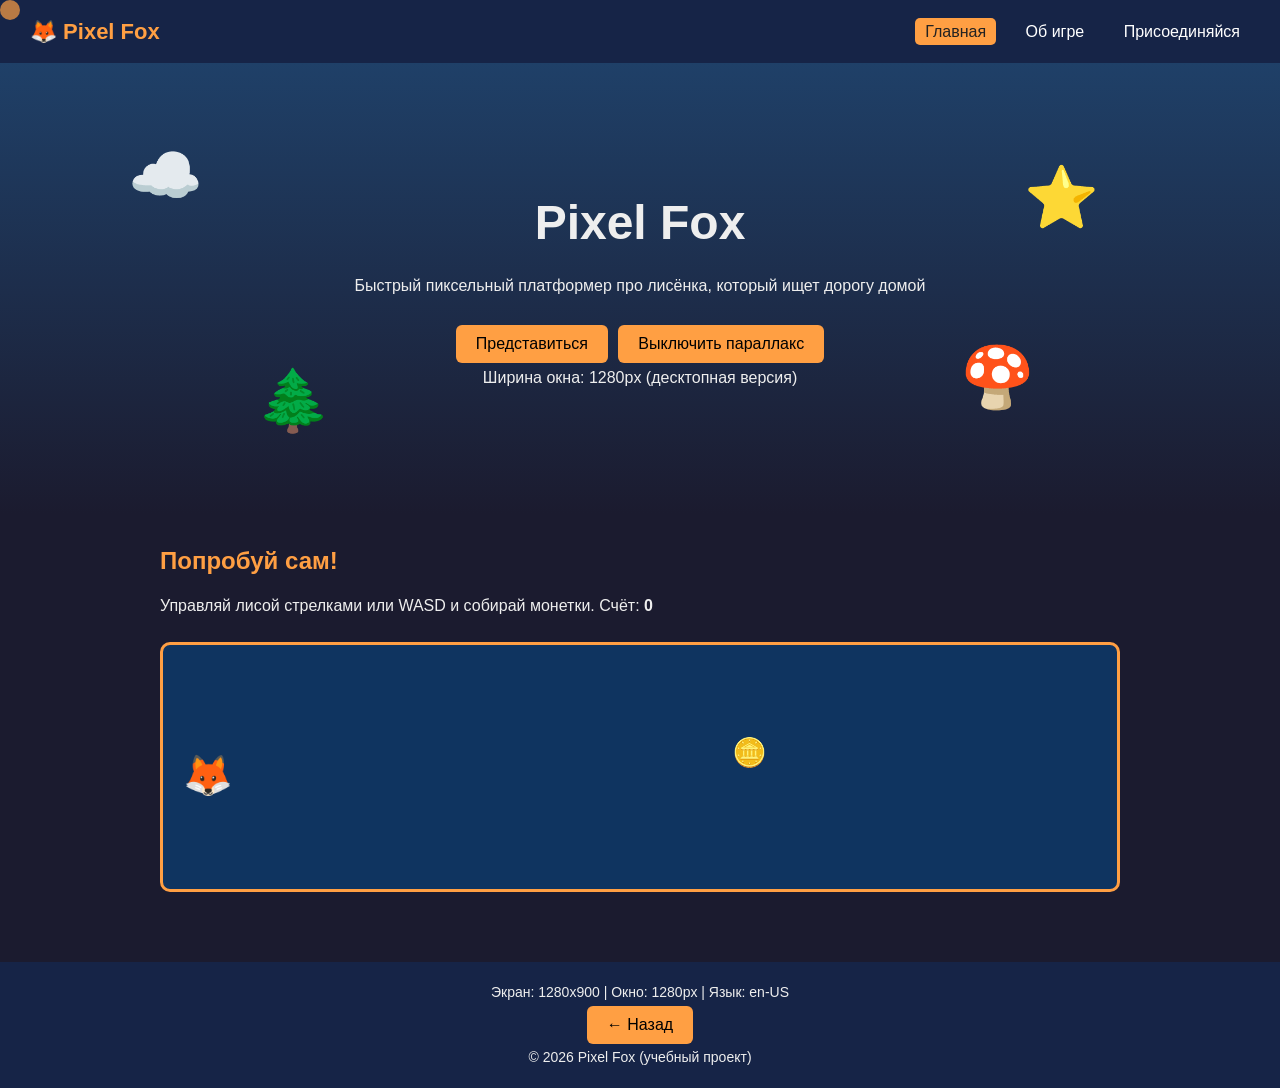
<file: index.html>
<!DOCTYPE html>
<html lang="ru">
<head>
  <meta charset="UTF-8">
  <meta name="viewport" content="width=device-width, initial-scale=1.0">
  <title>Pixel Fox — главная</title>
  <link rel="stylesheet" href="css/style.css">
</head>
<body>
  <!-- кружок, который бегает за мышкой -->
  <div id="follower"></div>

  <header>
    <div class="logo">🦊 Pixel Fox</div>
    <nav>
      <a href="index.html">Главная</a>
      <a href="about.html">Об игре</a>
      <a href="join.html">Присоединяйся</a>
    </nav>
  </header>

  <section class="hero" id="hero">
    <!-- слои для параллакса, data-speed - насколько сильно двигается слой -->
    <div class="layer" data-speed="20" style="left:10%; top:15%;">☁️</div>
    <div class="layer" data-speed="40" style="left:80%; top:20%;">⭐</div>
    <div class="layer" data-speed="60" style="left:20%; top:65%;">🌲</div>
    <div class="layer" data-speed="80" style="left:75%; top:60%;">🍄</div>

    <div class="hero-text">
      <h1>Pixel Fox</h1>
      <p>Быстрый пиксельный платформер про лисёнка, который ищет дорогу домой</p>
      <br>
      <button id="nameBtn">Представиться</button>
      <button id="parallaxBtn">Выключить параллакс</button>
      <p id="hello"></p>
      <p id="modeText"></p>
    </div>
  </section>

  <div class="container">
    <h2>Попробуй сам!</h2>
    <p>Управляй лисой стрелками или WASD и собирай монетки. Счёт: <b id="score">0</b></p>
    <br>
    <div class="arena" id="arena">
      <div id="coin" class="coin">🪙</div>
      <div id="fox">🦊</div>
    </div>
  </div>

  <footer>
    <p id="info"></p>
    <button id="backBtn">← Назад</button>
    <p>© 2026 Pixel Fox (учебный проект)</p>
  </footer>

  <script src="js/common.js"></script>
  <script src="js/main.js"></script>
</body>
</html>
</file>
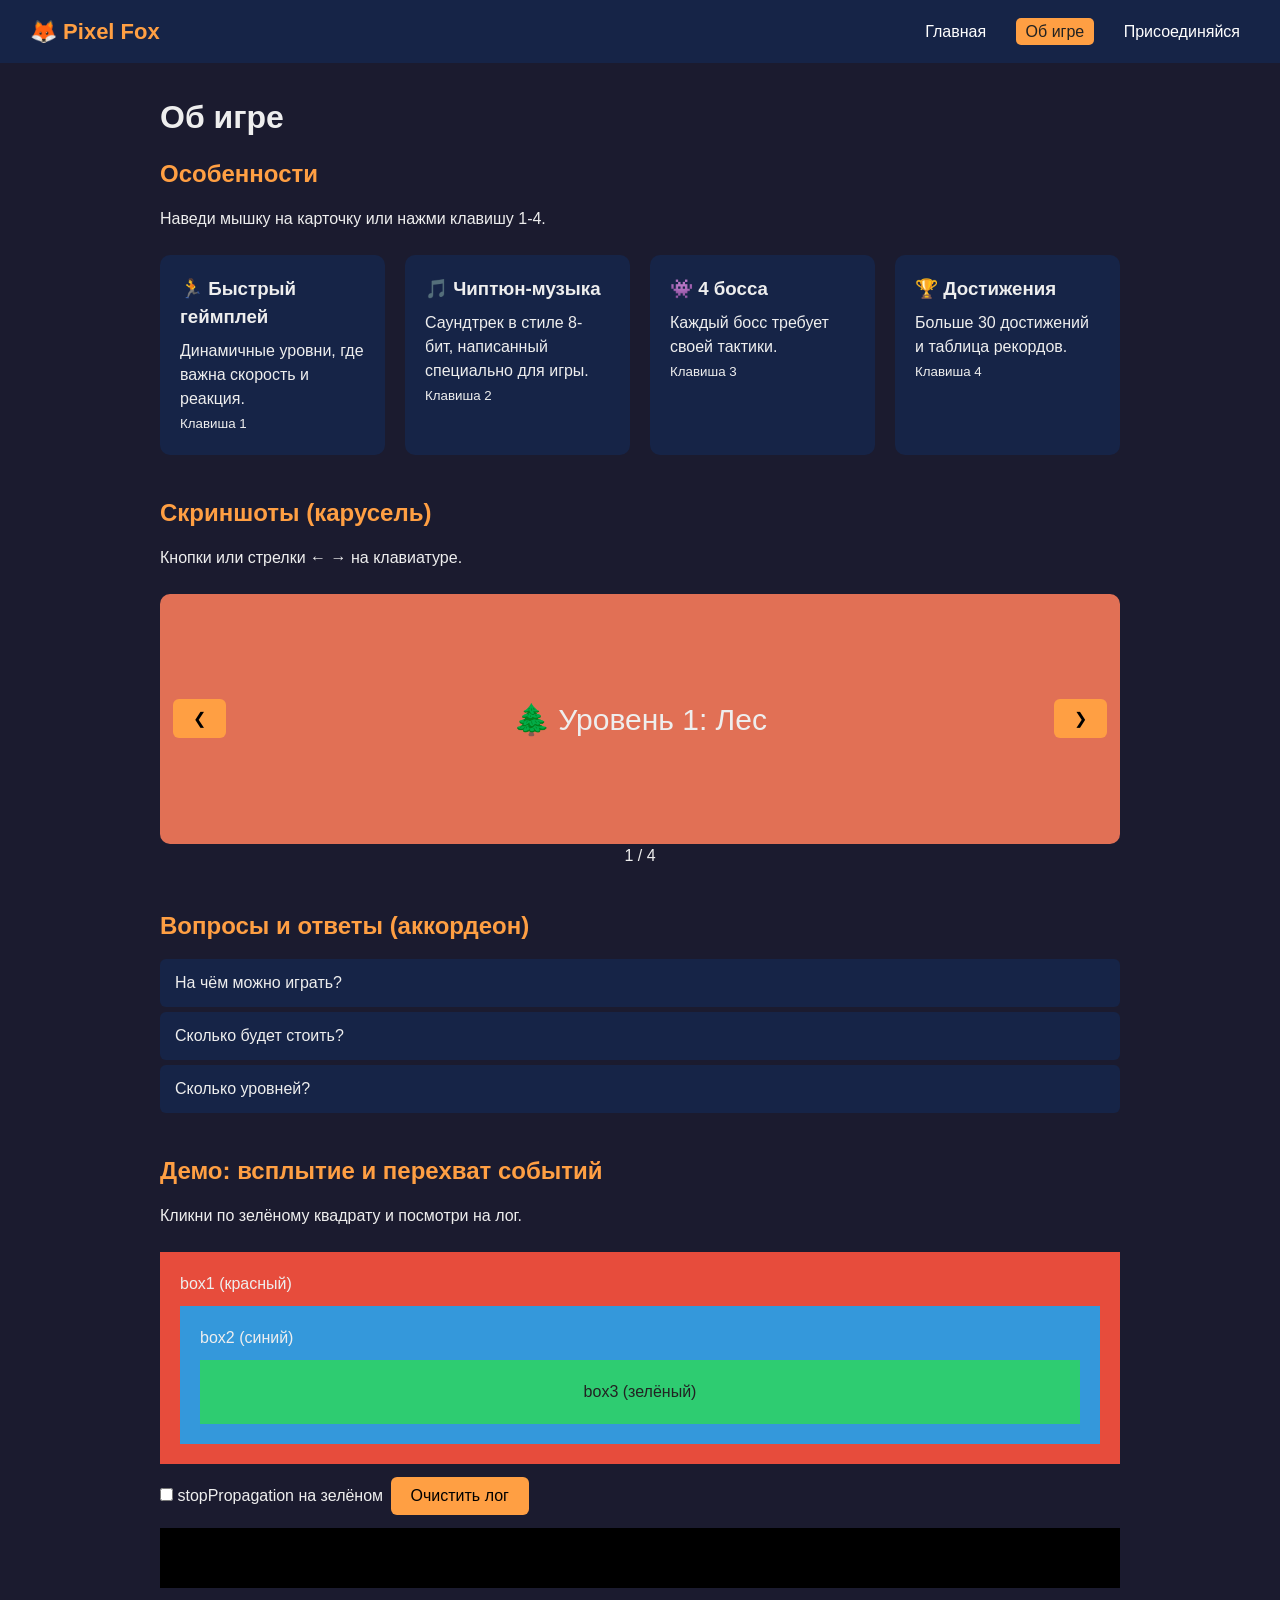
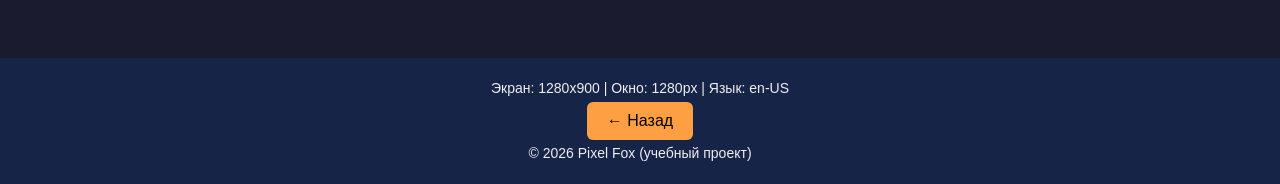
<file: about.html>
<!DOCTYPE html>
<html lang="ru">
<head>
  <meta charset="UTF-8">
  <meta name="viewport" content="width=device-width, initial-scale=1.0">
  <title>Pixel Fox — об игре</title>
  <link rel="stylesheet" href="css/style.css">
</head>
<body>
  <header>
    <div class="logo">🦊 Pixel Fox</div>
    <nav>
      <a href="index.html">Главная</a>
      <a href="about.html">Об игре</a>
      <a href="join.html">Присоединяйся</a>
    </nav>
  </header>

  <div class="container">
    <h1>Об игре</h1>

    <h2>Особенности</h2>
    <p>Наведи мышку на карточку или нажми клавишу 1-4.</p>
    <br>
    <!-- карточки создаются через JS -->
    <div class="cards" id="cards"></div>

    <h2 style="margin-top:40px;">Скриншоты (карусель)</h2>
    <p>Кнопки или стрелки ← → на клавиатуре.</p>
    <br>
    <div class="carousel">
      <div class="slides" id="slides">
        <div class="slide" style="background:#e17055;">🌲 Уровень 1: Лес</div>
        <div class="slide" style="background:#0984e3;">🌊 Уровень 2: Река</div>
        <div class="slide" style="background:#6c5ce7;">🌙 Уровень 3: Ночь</div>
        <div class="slide" style="background:#00b894;">🏠 Уровень 4: Дом</div>
      </div>
      <button class="arrow left" id="prevBtn">&#10094;</button>
      <button class="arrow right" id="nextBtn">&#10095;</button>
    </div>
    <p style="text-align:center;" id="slideNum">1 / 4</p>

    <h2 style="margin-top:40px;">Вопросы и ответы (аккордеон)</h2>
    <div id="accordion">
      <div class="acc-title">На чём можно играть?</div>
      <div class="acc-text">Пока только ПК (Windows и Linux). Потом, возможно, выйдет на Switch.</div>
      <div class="acc-title">Сколько будет стоить?</div>
      <div class="acc-text">Примерно 300 рублей. Для подписчиков рассылки будет скидка.</div>
      <div class="acc-title">Сколько уровней?</div>
      <div class="acc-text">В релизе будет 20 уровней и 4 босса.</div>
    </div>

    <h2 style="margin-top:40px;">Демо: всплытие и перехват событий</h2>
    <p>Кликни по зелёному квадрату и посмотри на лог.</p>
    <br>
    <div class="box1" id="box1">box1 (красный)
      <div class="box2" id="box2">box2 (синий)
        <div class="box3" id="box3">box3 (зелёный)</div>
      </div>
    </div>
    <label><input type="checkbox" id="stopCheck"> stopPropagation на зелёном</label>
    <button id="clearLog">Очистить лог</button>
    <div id="log"></div>
  </div>

  <footer>
    <p id="info"></p>
    <button id="backBtn">← Назад</button>
    <p>© 2026 Pixel Fox (учебный проект)</p>
  </footer>

  <script src="js/common.js"></script>
  <script src="js/about.js"></script>
</body>
</html>
</file>
<file: css/style.css>
* { box-sizing: border-box; margin: 0; padding: 0; }

body { font-family: Arial, sans-serif; background: #1b1b2f; color: #eee; line-height: 1.5; }

header {
  background: #162447; padding: 15px 30px;
  display: flex; justify-content: space-between; align-items: center;
  position: sticky; top: 0; z-index: 50;
}
.logo { font-size: 22px; font-weight: bold; color: #ff9f43; }
nav a { color: #fff; text-decoration: none; margin-left: 15px; padding: 5px 10px; border-radius: 5px; }
nav a:hover, nav a.active { background: #ff9f43; color: #222; }

.container { max-width: 1000px; margin: 0 auto; padding: 30px 20px; }
h1, h2 { margin-bottom: 15px; }
h2 { color: #ff9f43; }

button { background: #ff9f43; border: none; padding: 10px 20px; border-radius: 6px; cursor: pointer; font-size: 16px; margin: 3px; }
button:hover { background: #feca57; }

footer { background: #162447; padding: 20px; text-align: center; font-size: 14px; margin-top: 40px; }

/* ---------- главная ---------- */
.hero {
  position: relative; height: 450px; overflow: hidden;
  background: linear-gradient(#1f4068, #1b1b2f);
  display: flex; align-items: center; justify-content: center; text-align: center;
}
.layer { position: absolute; font-size: 60px; }
.hero-text { position: relative; z-index: 5; padding: 0 15px; }
.hero-text h1 { font-size: 48px; }

#follower {
  position: fixed; left: 0; top: 0; width: 20px; height: 20px;
  border-radius: 50%; background: #ff9f43; opacity: 0.7;
  pointer-events: none; z-index: 100; transition: transform 0.15s;
}

.arena {
  position: relative; height: 250px; background: #0f3460;
  border: 3px solid #ff9f43; border-radius: 10px; overflow: hidden;
}
#fox { position: absolute; left: 20px; top: 100px; font-size: 40px; transition: transform 0.1s; }
#fox.running { transform: scale(1.3) rotate(10deg); }
.coin { position: absolute; font-size: 28px; }

/* ---------- об игре ---------- */
.cards { display: flex; gap: 20px; flex-wrap: wrap; }
.card { flex: 1 1 200px; background: #162447; padding: 20px; border-radius: 10px; transition: all 0.2s; cursor: pointer; }
.card h3 { margin-bottom: 8px; }

.carousel { position: relative; overflow: hidden; border-radius: 10px; }
.slides { display: flex; transition: transform 0.5s; }
.slide { min-width: 100%; height: 250px; display: flex; align-items: center; justify-content: center; font-size: 30px; }
.arrow { position: absolute; top: 50%; margin-top: -20px; }
.arrow.left { left: 10px; }
.arrow.right { right: 10px; }

.acc-title { background: #162447; padding: 12px 15px; cursor: pointer; margin-top: 5px; border-radius: 6px; }
.acc-title.open { background: #ff9f43; color: #222; }
.acc-text { display: none; padding: 12px 15px; background: #1f4068; }

.box1 { padding: 20px; background: #e74c3c; margin-bottom: 10px; }
.box2 { padding: 20px; background: #3498db; margin-top: 10px; }
.box3 { padding: 20px; background: #2ecc71; margin-top: 10px; text-align: center; cursor: pointer; color: #222; }
#log { background: #000; color: #0f0; padding: 10px; min-height: 60px; font-size: 14px; margin-top: 10px; }

/* ---------- присоединяйся ---------- */
.timer { font-size: 32px; font-weight: bold; color: #feca57; }

.sandbox { position: relative; height: 220px; background: #0f3460; border-radius: 10px; overflow: hidden; cursor: crosshair; }
.dot { position: absolute; width: 12px; height: 12px; border-radius: 50%; }

.gallery { display: flex; gap: 10px; flex-wrap: wrap; }
.gallery img { width: 160px; height: 100px; object-fit: cover; cursor: pointer; border-radius: 6px; }
.gallery img:hover { opacity: 0.8; }

.overlay {
  display: none; position: fixed; left: 0; top: 0; width: 100%; height: 100%;
  background: rgba(0, 0, 0, 0.8); z-index: 200; align-items: center; justify-content: center;
}
.popup { background: #162447; padding: 25px; border-radius: 10px; max-width: 400px; width: 90%; position: relative; }
.close { position: absolute; right: 15px; top: 5px; font-size: 32px; cursor: pointer; color: #fff; }
#lightbox img { max-width: 90%; max-height: 85%; }

form { max-width: 400px; }
form label { display: block; margin-top: 10px; }
input[type="text"], input[type="password"], select {
  width: 100%; padding: 10px; margin: 5px 0; border-radius: 6px; border: 2px solid #444;
}
input.error { border-color: red; }
input.ok { border-color: green; }
.err-text { color: #ff6b6b; font-size: 14px; min-height: 18px; }
label.active { color: #feca57; }
#success { color: #2ecc71; margin-top: 10px; }
</file>
